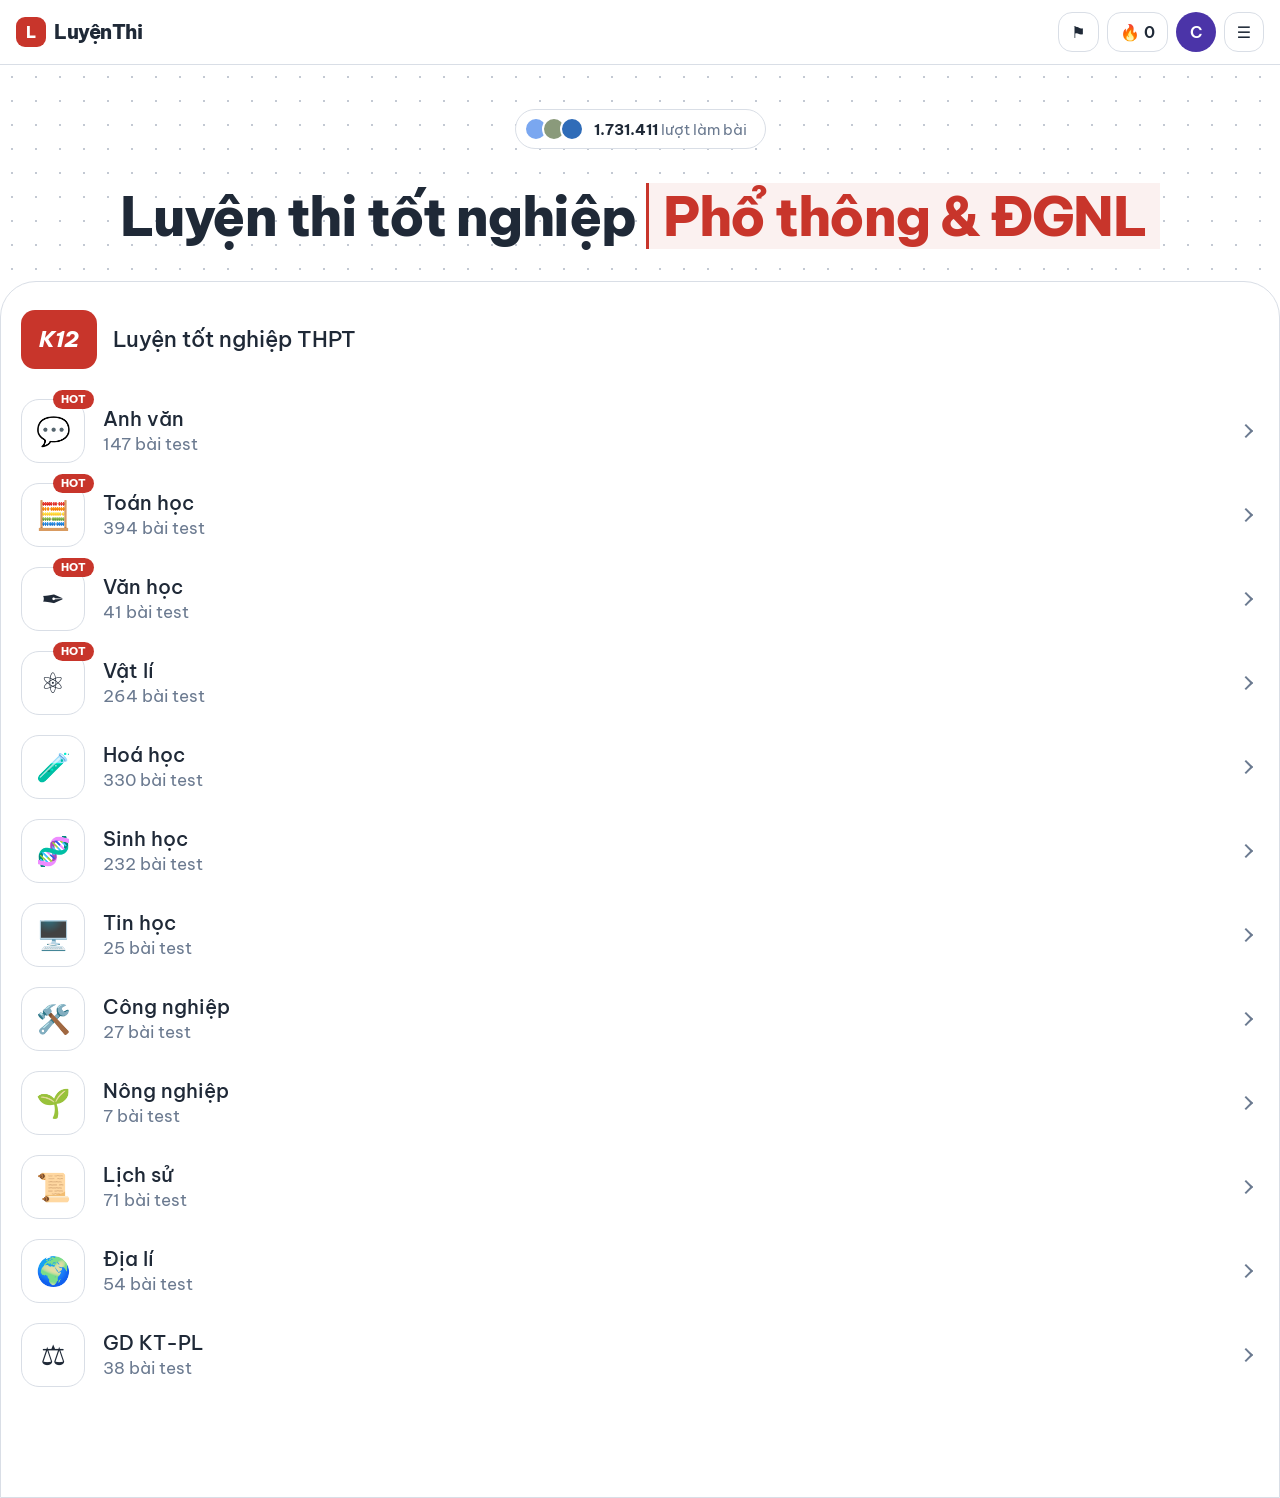
<file: index.html>
<!DOCTYPE html>
<html lang="vi">
<head>
<meta charset="utf-8">
<meta name="viewport" content="width=device-width, initial-scale=1, viewport-fit=cover">
<title>LuyệnThi – Luyện thi tốt nghiệp</title>
<link href="https://fonts.googleapis.com/css2?family=Be+Vietnam+Pro:wght@400;500;600;800&display=swap" rel="stylesheet">
<style>
:root{--bg:#fff;--ink:#1f2937;--muted:#6b7a90;--line:#d9dee6;--brand:#c8352b;--soft:#fbf1f0;--surface:#fff;--dots:#c3c9d3;--hover:#f4f6f9;
box-sizing:border-box;padding-top:env(safe-area-inset-top,0px);padding-bottom:env(safe-area-inset-bottom,0px)}
@media (prefers-color-scheme:dark){:root:not([data-theme="light"]){--bg:#141922;--ink:#eef1f6;--muted:#97a3b6;--line:#2c3544;--brand:#ef5a4f;--soft:#2a1b1d;--surface:#1a202b;--dots:#3a4252;--hover:#202836}}
:root[data-theme="dark"]{--bg:#141922;--ink:#eef1f6;--muted:#97a3b6;--line:#2c3544;--brand:#ef5a4f;--soft:#2a1b1d;--surface:#1a202b;--dots:#3a4252;--hover:#202836}
html{scroll-padding-top:env(safe-area-inset-top,0px)}
*{box-sizing:border-box;margin:0}
body{font-family:'Be Vietnam Pro',system-ui,-apple-system,'Segoe UI',sans-serif;background:var(--bg);color:var(--ink);line-height:1.4}
body::before{content:"";position:fixed;inset:0 0 auto;height:env(safe-area-inset-top,0px);background:var(--bg);z-index:30}
button,input,select{font:inherit;color:inherit}
header{position:sticky;top:env(safe-area-inset-top,0px);z-index:20;display:flex;align-items:center;gap:8px;padding:12px 16px;background:var(--bg);border-bottom:1px solid var(--line)}
.logo{display:flex;align-items:center;gap:8px;margin-right:auto;font-weight:800;font-size:20px;letter-spacing:-.5px;color:inherit;text-decoration:none}
.logo i{width:30px;height:30px;border-radius:9px;background:var(--brand);display:grid;place-items:center;color:#fff;font-style:normal;font-size:16px}
.btn{height:40px;border:1px solid var(--line);border-radius:14px;background:var(--surface);display:flex;align-items:center;justify-content:center;font-weight:600;cursor:pointer;padding:0 12px;gap:4px}
.avatar{width:40px;padding:0;border-radius:50%;background:#4b34a8;color:#fff;border:0}
.hero{text-align:center;padding:44px 20px 56px;background-image:radial-gradient(var(--dots) 1.2px,transparent 1.2px);background-size:24px 24px}
.stat{display:inline-flex;align-items:center;gap:10px;border:1px solid var(--line);background:var(--surface);border-radius:999px;padding:7px 18px 7px 8px;font-size:15px;margin-bottom:28px}
.stat span{color:var(--muted)}
.faces{display:flex}.faces i{width:24px;height:24px;border-radius:50%;margin-left:-6px;border:2px solid var(--surface)}
.faces i:nth-child(1){background:#7aa7f0;margin-left:0}.faces i:nth-child(2){background:#8a9a7b}.faces i:nth-child(3){background:#2f6cb8}
h1{font-size:clamp(32px,9.5vw,54px);font-weight:800;letter-spacing:-1.5px;line-height:1.15}
h1 em{display:inline-block;font-style:normal;color:var(--brand);background:var(--soft);border-left:3px solid var(--brand);padding:2px 14px;margin-top:6px}
.panel{margin-top:-24px;position:relative;background:var(--bg);border:1px solid var(--line);border-radius:36px 36px 0 0;padding:28px 20px 100px;min-height:60vh}
.panel-head{display:flex;align-items:center;gap:16px;margin-bottom:20px}
.tag{background:var(--brand);color:#fff;font-weight:800;font-size:22px;padding:14px 18px;border-radius:14px;font-style:italic}
.panel-head h2{font-size:22px;font-weight:500}
ul{list-style:none;padding:0}
.subj{display:flex;align-items:center;gap:18px;padding:10px 12px;margin:0 -12px;border-radius:24px;color:inherit;text-decoration:none}
.subj:hover,.subj:active{background:var(--hover)}
.ico{position:relative;width:64px;height:64px;border:1.5px solid var(--line);border-radius:18px;display:grid;place-items:center;font-size:28px;flex:none;background:var(--surface)}
.hot{position:absolute;top:-10px;right:-10px;background:var(--brand);color:#fff;font-size:11px;font-weight:800;padding:2px 8px;border-radius:10px}
.txt{flex:1}.txt strong{display:block;font-size:20px;font-weight:500}.txt span{color:var(--muted);font-size:17px}
.chev{width:10px;height:10px;border-top:2px solid var(--muted);border-right:2px solid var(--muted);transform:rotate(45deg);margin-right:8px}
/* subject page */
.subbar{position:sticky;top:calc(65px + env(safe-area-inset-top,0px));z-index:15;display:flex;justify-content:space-between;align-items:center;padding:10px 16px;background:var(--bg);border-bottom:1px solid var(--line)}
.chip{display:flex;align-items:center;gap:10px;background:none;border:0;cursor:pointer;font-weight:600;font-size:17px}
.dot{width:30px;height:30px;border-radius:9px;display:grid;place-items:center;font-size:15px}
.caret{border:5px solid transparent;border-top-color:var(--muted);margin-top:5px}
.sub-hero{padding:28px 20px 8px}
.sub-hero h1{font-size:30px;letter-spacing:-.8px;text-align:left}
.sub-hero p{margin-top:12px;color:var(--muted);font-size:17px;line-height:1.7}
.controls{padding:20px 16px 4px;display:flex;flex-wrap:wrap;gap:12px}
.controls .btn{height:48px;border-radius:18px;padding:0 18px}
.search{flex:1;min-width:0;display:flex;align-items:center;gap:10px;border:1px solid var(--line);border-radius:18px;padding:0 16px;background:var(--surface);height:48px}
.search input{border:0;background:none;outline:0;flex:1;min-width:0;font-size:16px}
.filters{display:none;width:100%;gap:8px;flex-wrap:wrap}.filters.open{display:flex}
.fchip{border:1px solid var(--line);border-radius:999px;background:var(--surface);padding:8px 16px;cursor:pointer}
.fchip.on{background:var(--brand);border-color:var(--brand);color:#fff}
.sort{appearance:none;-webkit-appearance:none;background:var(--surface);padding-right:14px}
.list{padding:12px 16px 110px;display:grid;gap:22px}
.card{border:1px solid var(--line);border-radius:30px;background:var(--surface);overflow:hidden;box-shadow:0 6px 24px rgba(0,0,0,.05)}
.cover{position:relative;padding:34px 0;display:grid;place-items:center}
.book{width:52%;aspect-ratio:3/4;border-radius:4px 8px 8px 4px;padding:14px 12px;display:flex;flex-direction:column;box-shadow:0 14px 28px rgba(0,0,0,.18),inset 8px 0 8px -6px rgba(0,0,0,.18);color:#1b2a2a}
.book small{align-self:flex-start;background:rgba(255,255,255,.85);font-size:9px;font-weight:600;padding:1px 5px;border-radius:3px}
.book b{font-size:clamp(17px,5.4vw,24px);line-height:1.05;margin-top:8px;letter-spacing:-.6px}
.book span{font-size:10.5px;margin-top:4px;font-weight:500}
.book u{margin-top:auto;font-size:9px;text-decoration:none;opacity:.7}
.bm{position:absolute;top:18px;right:18px;width:50px;height:50px;border-radius:50%;border:0;background:rgba(60,70,80,.4);color:#fff;font-size:22px;cursor:pointer}
.bm.on{background:rgba(40,50,60,.85)}
.body{padding:22px 24px 24px}
.meta{color:var(--muted);font-size:17px}
.card h3{font-size:20px;font-weight:600;line-height:1.5;margin:10px 0 16px}
.nums{display:flex;gap:22px;color:var(--muted);font-size:16px;margin-bottom:18px;flex-wrap:wrap}
.acts{display:flex;gap:12px}
.play{flex:1;height:54px;border:1px solid var(--line);border-radius:18px;background:var(--surface);font-weight:600;font-size:17px;cursor:pointer;color:inherit;text-decoration:none;display:flex;align-items:center;justify-content:center;gap:10px}
.play::before{content:"";border-left:14px solid var(--brand);border-top:8px solid transparent;border-bottom:8px solid transparent}
.more{width:54px;height:54px;border:1px solid var(--line);border-radius:18px;background:var(--surface);cursor:pointer;font-size:22px}
.empty{text-align:center;color:var(--muted);padding:40px 0}
/* sheet */
.sheet-bg{position:fixed;inset:0;background:rgba(0,0,0,.45);z-index:40;display:none}
.sheet-bg.open{display:block}
.sheet{position:absolute;left:0;right:0;bottom:0;max-height:78vh;overflow:auto;background:var(--bg);border-radius:28px 28px 0 0;padding:0 16px calc(24px + env(safe-area-inset-bottom,0px))}
.sheet header{position:sticky;top:0;padding:20px 4px 14px;font-size:20px;font-weight:600;justify-content:space-between}
.sheet a{display:flex;align-items:center;gap:16px;padding:12px;border-radius:18px;color:var(--muted);text-decoration:none;font-size:19px}
.sheet a.on{background:var(--hover);color:var(--ink);font-weight:600}
.toast{position:fixed;left:50%;bottom:calc(30px + env(safe-area-inset-bottom,0px));transform:translateX(-50%);background:#222;color:#fff;padding:12px 20px;border-radius:14px;z-index:50;display:none;font-size:15px}
.up{position:fixed;right:18px;bottom:calc(20px + env(safe-area-inset-bottom,0px));width:56px;height:56px;border-radius:50%;background:var(--surface);box-shadow:0 4px 18px rgba(0,0,0,.2);border:0;font-size:24px;cursor:pointer;z-index:12}
a:focus-visible,button:focus-visible{outline:3px solid var(--brand);outline-offset:2px}
</style>
</head>
<body>
<header>
  <a class="logo" href="#/"><i>L</i>LuyệnThi</a>
  <button class="btn" aria-label="Cờ">⚑</button>
  <button class="btn" aria-label="Chuỗi ngày học">🔥 0</button>
  <button class="btn avatar" aria-label="Tài khoản">C</button>
  <button class="btn" aria-label="Menu">☰</button>
</header>
<div id="app"></div>
<div class="sheet-bg" id="sheetBg"><div class="sheet"><header>Chọn môn<button class="btn" id="closeSheet" style="border:0">✕</button></header><div id="sheetList"></div></div></div>
<div class="toast" id="toast"></div>
<button class="up" id="up" aria-label="Lên đầu trang" style="display:none">↑</button>

<script>
/* ============ DỮ LIỆU – SỬA Ở ĐÂY ============ */
// id: dùng trong link (#/mon/toan) | short: tên ngắn | full: tên đầy đủ | c: màu | n: số bài test
const SUBJECTS = [
  {id:"anh",  short:"Anh",         full:"Anh văn",     icon:"💬", c:"#3f9b63", n:147, hot:1},
  {id:"toan", short:"Toán",        full:"Toán học",    icon:"🧮", c:"#d1477a", n:394, hot:1},
  {id:"van",  short:"Văn",         full:"Văn học",     icon:"✒️", c:"#5b7de0", n:41,  hot:1},
  {id:"ly",   short:"Lý",          full:"Vật lí",      icon:"⚛️", c:"#5b7de0", n:264, hot:1},
  {id:"hoa",  short:"Hoá",         full:"Hoá học",     icon:"🧪", c:"#d1477a", n:330},
  {id:"sinh", short:"Sinh",        full:"Sinh học",    icon:"🧬", c:"#3f9b63", n:232},
  {id:"tin",  short:"Tin học",     full:"Tin học",     icon:"🖥️", c:"#d1477a", n:25},
  {id:"cn",   short:"Công nghiệp", full:"Công nghiệp", icon:"🛠️", c:"#3f9b63", n:27},
  {id:"nn",   short:"Nông nghiệp", full:"Nông nghiệp", icon:"🌱", c:"#e0a043", n:7},
  {id:"su",   short:"Sử",          full:"Lịch sử",     icon:"📜", c:"#e0a043", n:71},
  {id:"dia",  short:"Địa",         full:"Địa lí",      icon:"🌍", c:"#5b7de0", n:54},
  {id:"gdktpl",short:"GD KT-PL",   full:"GD KT-PL",    icon:"⚖️", c:"#d1477a", n:38}
];
// Danh sách Sở GD&ĐT / trường – thêm bớt tuỳ ý
const PLACES = ["Lâm Đồng","Hà Tĩnh","Nghệ An","Thanh Hoá","Bắc Ninh","Hải Phòng","Đà Nẵng","Quảng Ninh","Thái Bình","Hà Nam"];
const OFFICIAL_YEARS = [2025,2024,2023,2022];
const COVERS = [["#f2effd","#b8ecf7"],["#e6fde8","#dfe9a6"],["#fdfde0","#cfeaf9"],["#fdeee6","#f8d3c4"],["#e8f0fd","#d9d2f5"]];
// Link trang làm bài: đổi thành link thật của bạn, ví dụ "lam-bai.html?de="+exam.id
const PLAY_LINK = null;

/* ============ TẠO DANH SÁCH ĐỀ ============ */
const rnd = s => { const x = Math.sin(s) * 10000; return x - Math.floor(x); };
function buildExams(s, si){
  const out = []; let k = 0;
  PLACES.forEach((p,i)=>out.push({type:"Tham khảo", year:2026, place:p, lan:1+i%3, title:`Đề khảo sát chất lượng THPT môn ${s.full} Sở GD&ĐT ${p} năm 2026 - Lần ${1+i%3}`}));
  OFFICIAL_YEARS.forEach(y=>out.push({type:"Chính thức", year:y, place:"Bộ GD&ĐT", title:`Đề thi chính thức tốt nghiệp THPT môn ${s.full} năm ${y}`}));
  return out.map((e,i)=>({...e, id:`${s.id}-${i}`, idx:i, cv:COVERS[(i+si)%COVERS.length],
    views:Math.round(2000+rnd(si*50+i)*40000), likes:Math.round(80+rnd(si*70+i+3)*900), tb:(3.5+rnd(si*90+i+7)*2.5).toFixed(1)}));
}
const EXAMS = Object.fromEntries(SUBJECTS.map((s,i)=>[s.id, buildExams(s,i)]));

/* ============ HIỂN THỊ ============ */
const $ = s => document.querySelector(s);
const app = $("#app");
const fmt = n => n>=1000 ? (n/1000).toFixed(1)+"K" : n;
const saved = new Set();
let state = {q:"", sort:"new", type:"all", open:false};

function toast(t){const el=$("#toast");el.textContent=t;el.style.display="block";clearTimeout(toast.t);toast.t=setTimeout(()=>el.style.display="none",1800)}

function home(){
  document.title = "LuyệnThi – Luyện thi tốt nghiệp";
  app.innerHTML = `
  <section class="hero">
    <div class="stat"><div class="faces"><i></i><i></i><i></i></div><div><b>1.731.411</b> <span>lượt làm bài</span></div></div>
    <h1>Luyện thi tốt nghiệp <em>Phổ thông &amp; ĐGNL</em></h1>
  </section>
  <main class="panel">
    <div class="panel-head"><div class="tag">K12</div><h2>Luyện tốt nghiệp THPT</h2></div>
    <ul>${SUBJECTS.map(s=>`<li><a class="subj" href="#/mon/${s.id}">
      <div class="ico">${s.icon}${s.hot?'<span class="hot">HOT</span>':''}</div>
      <div class="txt"><strong>${s.full}</strong><span>${s.n} bài test</span></div><i class="chev"></i></a></li>`).join("")}</ul>
  </main>`;
}

function subject(id){
  const s = SUBJECTS.find(x=>x.id===id);
  if(!s){location.hash="#/";return}
  document.title = `${s.full} – LuyệnThi`;
  app.innerHTML = `
  <div class="subbar">
    <b style="font-style:italic;font-size:20px;color:var(--brand)">THPT</b>
    <button class="chip" id="pick"><span class="dot" style="background:${s.c};color:#fff">${s.icon}</span>${s.short}<i class="caret"></i></button>
  </div>
  <section class="sub-hero">
    <h1>Luyện thi môn ${s.full}</h1>
    <p>Tổng hợp đề thi chính thức và đề khảo sát của các Sở GD&amp;ĐT, ôn tập từ các năm gần nhất giúp bạn tự tin chinh phục điểm số mục tiêu.</p>
  </section>
  <div class="controls">
    <button class="btn" id="fbtn">Bộ lọc</button>
    <label class="search">🔍<input id="q" type="search" placeholder="Tìm kiếm bài tập..." value="${state.q}"></label>
    <select class="btn sort" id="sort" aria-label="Sắp xếp">
      <option value="new">Mới nhất</option><option value="views">Xem nhiều</option><option value="likes">Yêu thích</option>
    </select>
    <div class="filters ${state.open?"open":""}" id="filters">
      ${["all|Tất cả","Chính thức|Chính thức","Tham khảo|Tham khảo"].map(x=>{const[v,l]=x.split("|");return `<button class="fchip ${state.type===v?"on":""}" data-t="${v}">${l}</button>`}).join("")}
    </div>
  </div>
  <div class="list" id="list"></div>`;
  $("#sort").value = state.sort;
  $("#pick").onclick = openSheet;
  $("#fbtn").onclick = ()=>{state.open=!state.open;$("#filters").classList.toggle("open",state.open)};
  $("#q").oninput = e=>{state.q=e.target.value;renderList(s)};
  $("#sort").onchange = e=>{state.sort=e.target.value;renderList(s)};
  $("#filters").onclick = e=>{const t=e.target.dataset.t;if(!t)return;state.type=t;
    document.querySelectorAll(".fchip").forEach(c=>c.classList.toggle("on",c.dataset.t===t));renderList(s)};
  renderList(s);
  $("#sheetList").innerHTML = SUBJECTS.map(x=>`<a href="#/mon/${x.id}" class="${x.id===id?"on":""}"><span class="dot" style="background:${x.c};color:#fff">${x.icon}</span>${x.short}</a>`).join("");
}

function renderList(s){
  let l = EXAMS[s.id].filter(e=>(state.type==="all"||e.type===state.type) && e.title.toLowerCase().includes(state.q.trim().toLowerCase()));
  if(state.sort==="views") l=[...l].sort((a,b)=>b.views-a.views);
  if(state.sort==="likes") l=[...l].sort((a,b)=>b.likes-a.likes);
  $("#list").innerHTML = l.length ? l.map(e=>`
  <article class="card">
    <div class="cover" style="background:${e.cv[0]}">
      <div class="book" style="background:${e.cv[1]}">
        <small>${e.type==="Chính thức"?"Đề thi chính thức":"Đề khảo sát chất lượng"} ${e.year}</small>
        <b>${e.type==="Chính thức"?"Bộ GD&ĐT":"Sở GD&ĐT "+e.place}</b>
        <span>Tốt nghiệp THPT môn ${s.short}${e.lan?" - Lần "+e.lan:""}</span><u>LuyệnThi</u>
      </div>
      <button class="bm ${saved.has(e.id)?"on":""}" data-id="${e.id}" aria-label="Lưu đề">🔖</button>
    </div>
    <div class="body">
      <div class="meta">${e.type} · ${e.year}</div>
      <h3>${e.title}</h3>
      <div class="nums"><span>👁 ${fmt(e.views)}</span><span>♡ ${e.likes}</span><span>✔ TB ${e.tb}</span></div>
      <div class="acts">
        <a class="play" href="${PLAY_LINK?PLAY_LINK+e.id:'javascript:void(0)'}" data-play="1">Làm bài</a>
        <button class="more" aria-label="Thêm">⋮</button>
      </div>
    </div>
  </article>`).join("") : `<p class="empty">Không tìm thấy bài tập phù hợp.</p>`;
}

app.addEventListener("click", e=>{
  const bm=e.target.closest(".bm");
  if(bm){const id=bm.dataset.id;saved.has(id)?saved.delete(id):saved.add(id);bm.classList.toggle("on");toast(saved.has(id)?"Đã lưu đề":"Đã bỏ lưu");}
  if(e.target.closest("[data-play]") && !PLAY_LINK) toast("Chưa gắn trang làm bài – sửa PLAY_LINK trong code");
});

function openSheet(){$("#sheetBg").classList.add("open")}
function closeSheet(){$("#sheetBg").classList.remove("open")}
$("#closeSheet").onclick = closeSheet;
$("#sheetBg").onclick = e=>{if(e.target.id==="sheetBg"||e.target.closest("a"))closeSheet()};

function route(){
  const m = location.hash.match(/^#\/mon\/([\w-]+)/);
  state = {q:"", sort:"new", type:"all", open:false};
  window.scrollTo(0,0);
  m ? subject(m[1]) : home();
}
window.addEventListener("hashchange", route);
route();
window.addEventListener("scroll", ()=>{$("#up").style.display = scrollY>600?"block":"none"});
$("#up").onclick = ()=>scrollTo({top:0,behavior:"smooth"});
</script>
</body>
</html>
</file>
